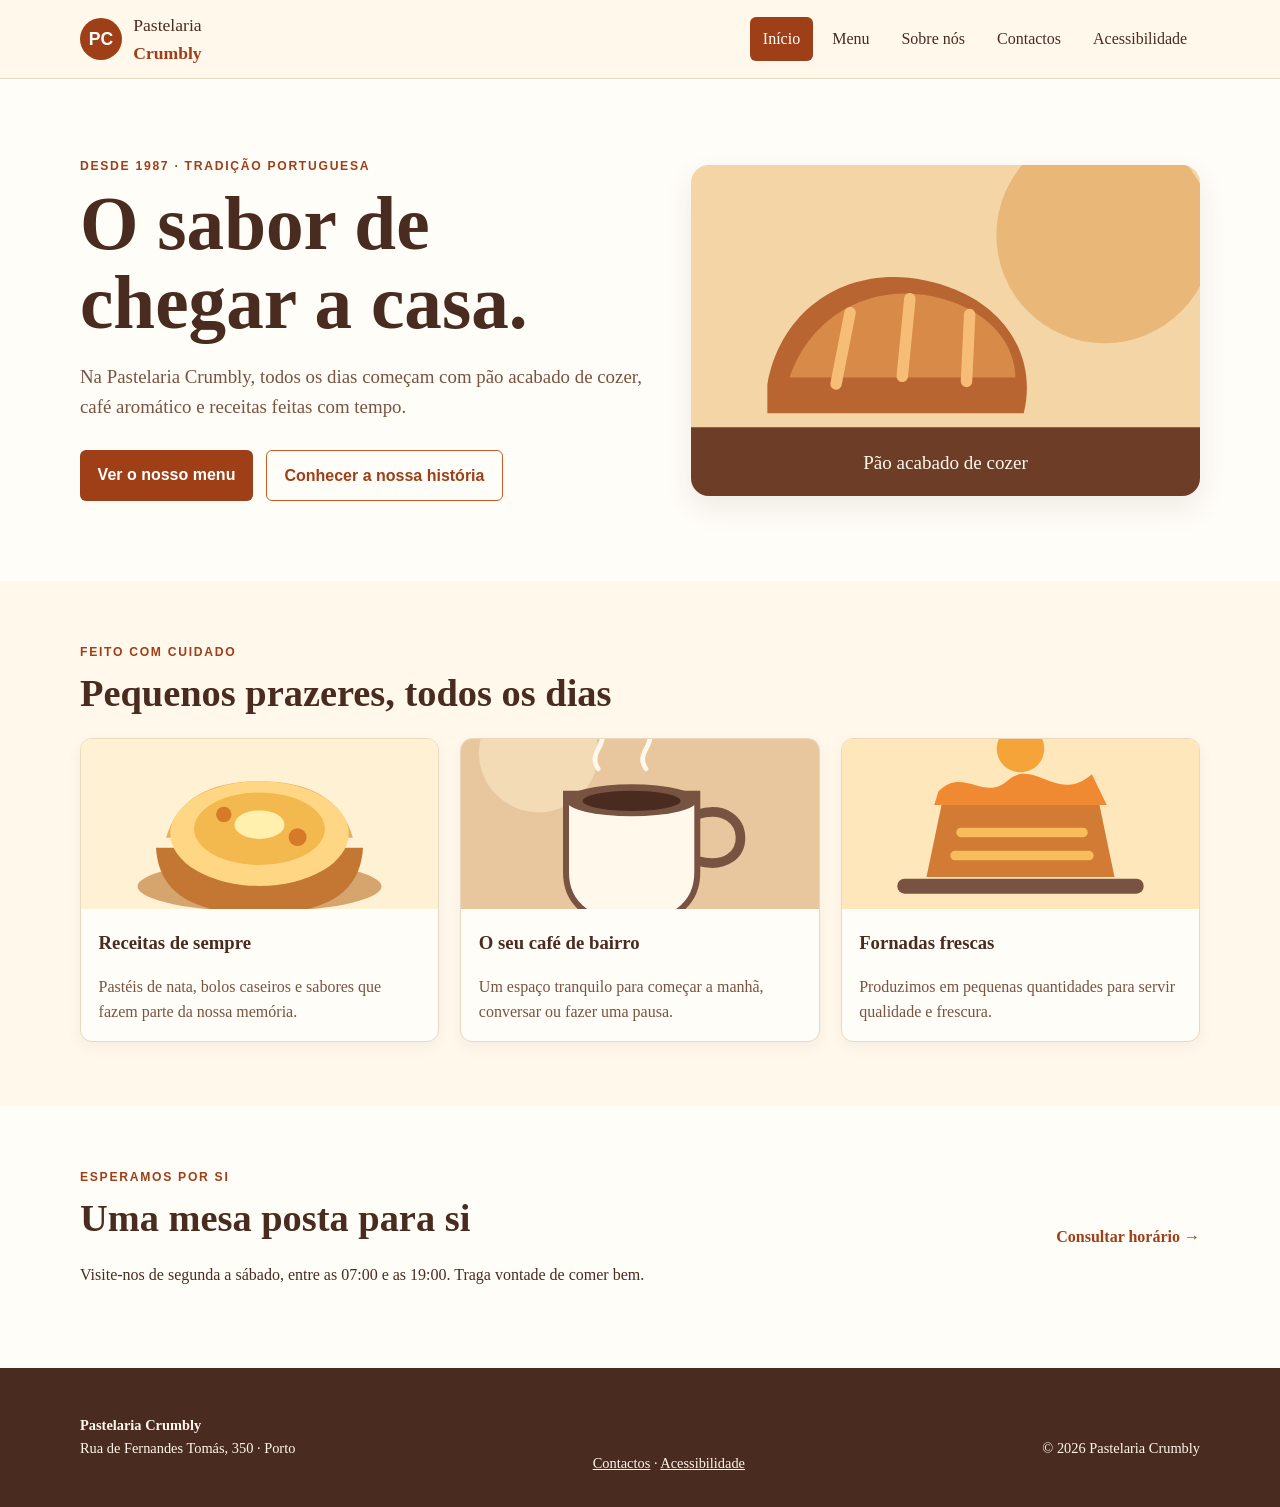
<file: index.html>
<!doctype html>
<html lang="pt-PT">
<head>
  <meta charset="utf-8">
  <meta name="viewport" content="width=device-width, initial-scale=1">
  <meta name="description" content="Pastelaria Crumbly: pão fresco, pastelaria tradicional e café em ambiente acolhedor.">
  <title>Início | Pastelaria Crumbly</title>
  <link rel="stylesheet" href="css/style.css">
</head>
<body>
  <header class="site-header">
    <div class="container header-content">
      <a class="brand" href="index.html" aria-label="Pastelaria Crumbly — página inicial">
        <span class="brand-mark">PC</span><span>Pastelaria <strong>Crumbly</strong></span>
      </a>
      <nav aria-label="Navegação principal">
        <ul class="nav-list">
          <li><a class="active" href="index.html" aria-current="page">Início</a></li>
          <li><a href="menu.html">Menu</a></li>
          <li><a href="sobre.html">Sobre nós</a></li>
          <li><a href="contactos.html">Contactos</a></li>
          <li><a href="acessibilidade.html">Acessibilidade</a></li>
        </ul>
      </nav>
    </div>
  </header>

  <main>
    <section class="hero container" aria-labelledby="titulo-principal">
      <div class="hero-copy">
        <p class="eyebrow">Desde 1987 · Tradição portuguesa</p>
        <h1 id="titulo-principal">O sabor de chegar a casa.</h1>
        <p>Na Pastelaria Crumbly, todos os dias começam com pão acabado de cozer, café aromático e receitas feitas com tempo.</p>
        <div class="button-row"><a class="button" href="menu.html">Ver o nosso menu</a><a class="button button-secondary" href="sobre.html">Conhecer a nossa história</a></div>
      </div>
      <img class="hero-image" src="images/pao-artesanal.svg" alt="Pão artesanal dourado acabado de sair do forno">
    </section>

    <section class="warm-section" aria-labelledby="destaques-titulo">
      <div class="container">
        <p class="eyebrow">Feito com cuidado</p>
        <h2 id="destaques-titulo">Pequenos prazeres, todos os dias</h2>
        <div class="card-grid">
          <article class="card"><img src="images/pastel-de-nata.svg" alt="Pastel de nata com massa estaladiça"><h3>Receitas de sempre</h3><p>Pastéis de nata, bolos caseiros e sabores que fazem parte da nossa memória.</p></article>
          <article class="card"><img src="images/cafe.svg" alt="Chávena de café quente sobre um pires"><h3>O seu café de bairro</h3><p>Um espaço tranquilo para começar a manhã, conversar ou fazer uma pausa.</p></article>
          <article class="card"><img src="images/bolo-caseiro.svg" alt="Fatia de bolo caseiro com cobertura de laranja"><h3>Fornadas frescas</h3><p>Produzimos em pequenas quantidades para servir qualidade e frescura.</p></article>
        </div>
      </div>
    </section>

    <section class="container callout" aria-labelledby="visite-titulo">
      <div><p class="eyebrow">Esperamos por si</p><h2 id="visite-titulo">Uma mesa posta para si</h2><p>Visite-nos de segunda a sábado, entre as 07:00 e as 19:00. Traga vontade de comer bem.</p></div>
      <a class="text-link" href="sobre.html#horario">Consultar horário <span aria-hidden="true">→</span></a>
    </section>
  </main>

  <footer class="site-footer"><div class="container footer-content"><p><strong>Pastelaria Crumbly</strong><br>Rua de Fernandes Tomás, 350 · Porto</p><nav aria-label="Navegação do rodapé"><a href="contactos.html">Contactos</a> · <a href="acessibilidade.html">Acessibilidade</a></nav><p>© 2026 Pastelaria Crumbly</p></div></footer>
</body>
</html>
</file>
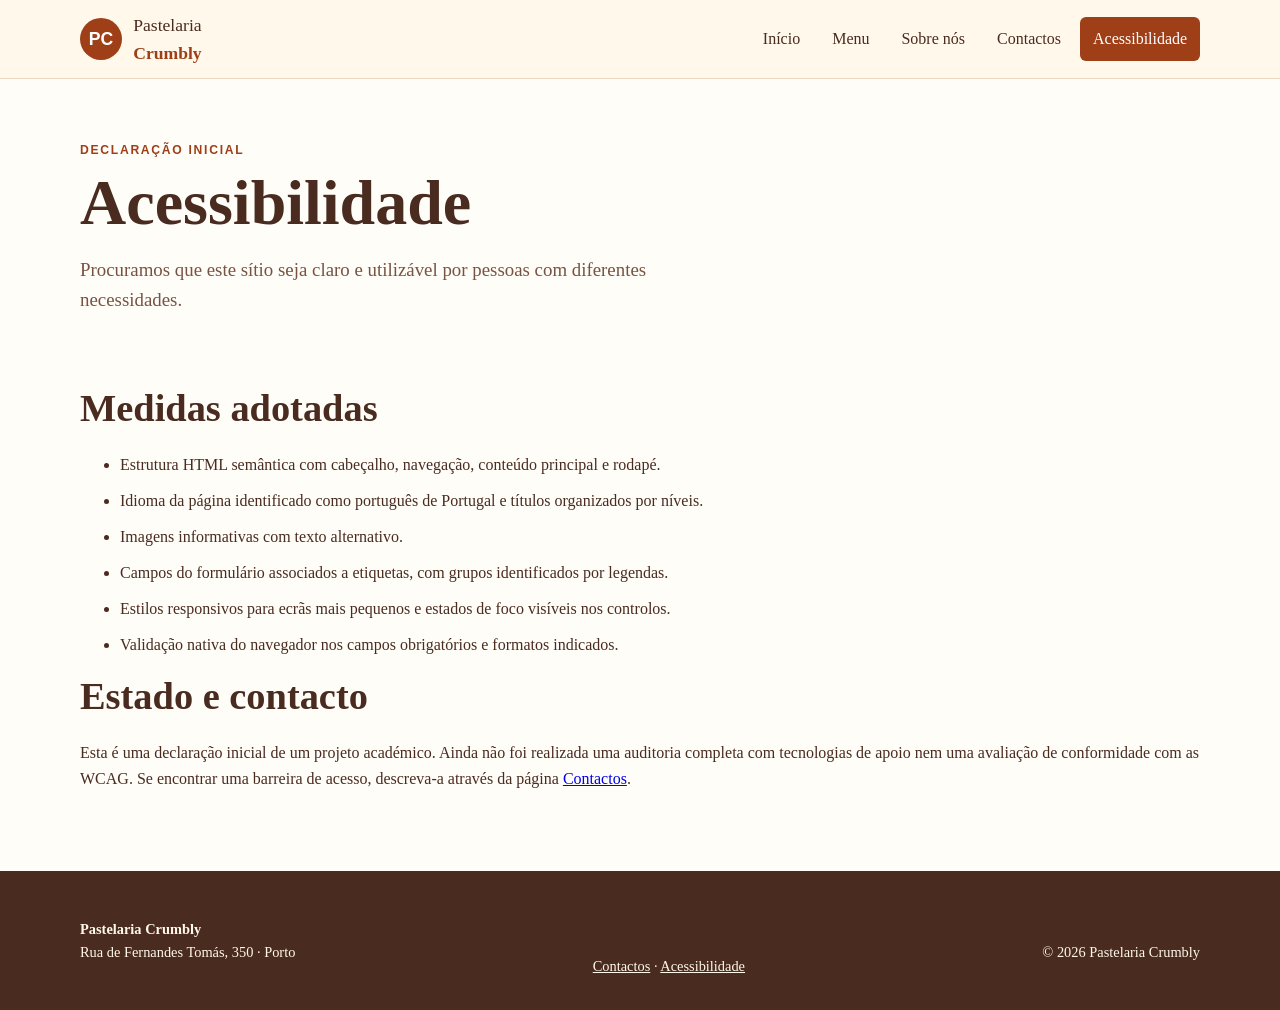
<file: acessibilidade.html>
<!doctype html>
<html lang="pt-PT">
<head>
  <meta charset="utf-8">
  <meta name="viewport" content="width=device-width, initial-scale=1">
  <meta name="description" content="Conheça as medidas iniciais de acessibilidade adotadas no sítio da Pastelaria Crumbly.">
  <title>Acessibilidade | Pastelaria Crumbly</title>
  <link rel="stylesheet" href="css/style.css">
</head>
<body>
  <header class="site-header"><div class="container header-content"><a class="brand" href="index.html" aria-label="Pastelaria Crumbly — página inicial"><span class="brand-mark">PC</span><span>Pastelaria <strong>Crumbly</strong></span></a><nav aria-label="Navegação principal"><ul class="nav-list"><li><a href="index.html">Início</a></li><li><a href="menu.html">Menu</a></li><li><a href="sobre.html">Sobre nós</a></li><li><a href="contactos.html">Contactos</a></li><li><a class="active" href="acessibilidade.html" aria-current="page">Acessibilidade</a></li></ul></nav></div></header>
  <main>
    <section class="page-intro container"><p class="eyebrow">Declaração inicial</p><h1>Acessibilidade</h1><p>Procuramos que este sítio seja claro e utilizável por pessoas com diferentes necessidades.</p></section>
    <section class="container accessibility-content" aria-labelledby="medidas-titulo"><h2 id="medidas-titulo">Medidas adotadas</h2><ul><li>Estrutura HTML semântica com cabeçalho, navegação, conteúdo principal e rodapé.</li><li>Idioma da página identificado como português de Portugal e títulos organizados por níveis.</li><li>Imagens informativas com texto alternativo.</li><li>Campos do formulário associados a etiquetas, com grupos identificados por legendas.</li><li>Estilos responsivos para ecrãs mais pequenos e estados de foco visíveis nos controlos.</li><li>Validação nativa do navegador nos campos obrigatórios e formatos indicados.</li></ul><h2>Estado e contacto</h2><p>Esta é uma declaração inicial de um projeto académico. Ainda não foi realizada uma auditoria completa com tecnologias de apoio nem uma avaliação de conformidade com as WCAG. Se encontrar uma barreira de acesso, descreva-a através da página <a href="contactos.html">Contactos</a>.</p></section>
  </main>
  <footer class="site-footer"><div class="container footer-content"><p><strong>Pastelaria Crumbly</strong><br>Rua de Fernandes Tomás, 350 · Porto</p><nav aria-label="Navegação do rodapé"><a href="contactos.html">Contactos</a> · <a href="acessibilidade.html">Acessibilidade</a></nav><p>© 2026 Pastelaria Crumbly</p></div></footer>
</body>
</html>
</file>
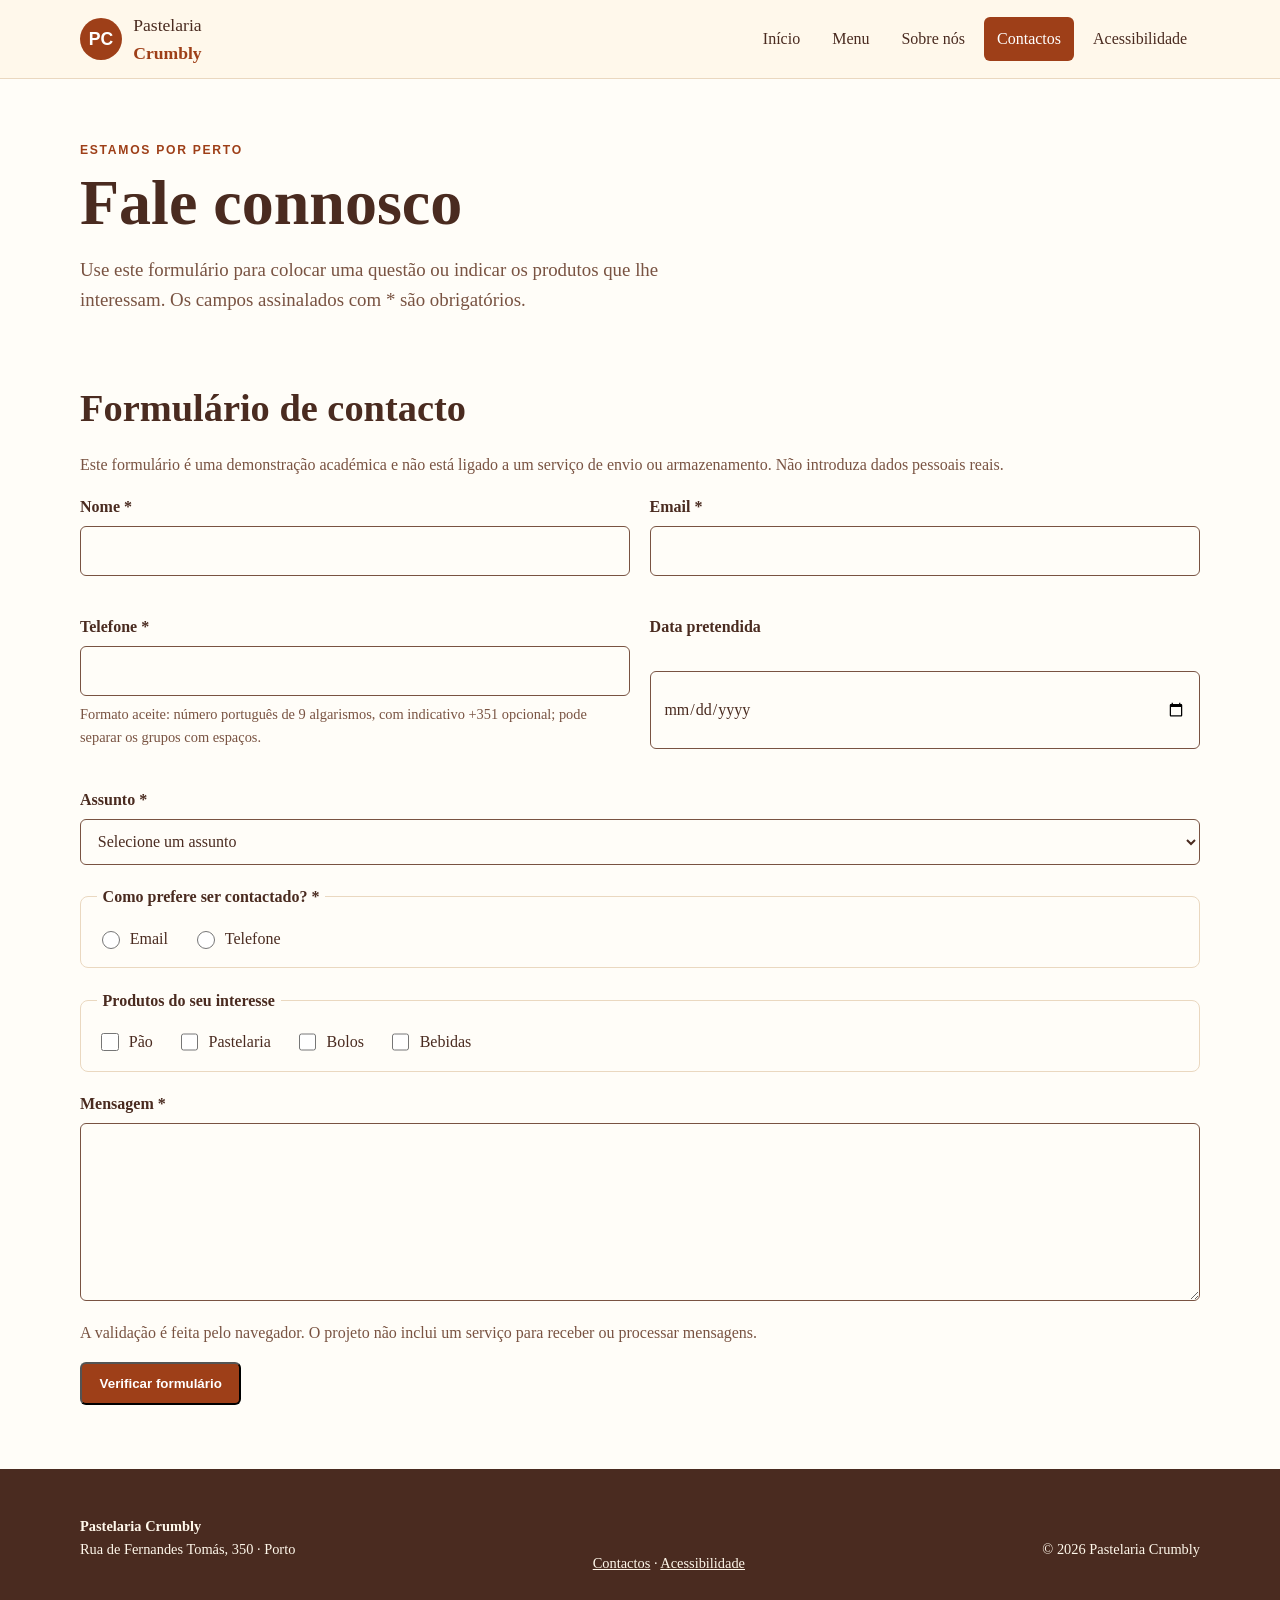
<file: contactos.html>
<!doctype html>
<html lang="pt-PT">
<head>
  <meta charset="utf-8">
  <meta name="viewport" content="width=device-width, initial-scale=1">
  <meta name="description" content="Contacte a Pastelaria Crumbly ou indique os produtos que lhe interessam.">
  <title>Contactos e formulário | Pastelaria Crumbly</title>
  <link rel="stylesheet" href="css/style.css">
</head>
<body>
  <header class="site-header"><div class="container header-content"><a class="brand" href="index.html" aria-label="Pastelaria Crumbly — página inicial"><span class="brand-mark">PC</span><span>Pastelaria <strong>Crumbly</strong></span></a><nav aria-label="Navegação principal"><ul class="nav-list"><li><a href="index.html">Início</a></li><li><a href="menu.html">Menu</a></li><li><a href="sobre.html">Sobre nós</a></li><li><a class="active" href="contactos.html" aria-current="page">Contactos</a></li><li><a href="acessibilidade.html">Acessibilidade</a></li></ul></nav></div></header>
  <main>
    <section class="page-intro container"><p class="eyebrow">Estamos por perto</p><h1>Fale connosco</h1><p>Use este formulário para colocar uma questão ou indicar os produtos que lhe interessam. Os campos assinalados com * são obrigatórios.</p></section>
    <section class="container form-section" aria-labelledby="formulario-titulo">
      <h2 id="formulario-titulo">Formulário de contacto</h2>
      <p>Este formulário é uma demonstração académica e não está ligado a um serviço de envio ou armazenamento. Não introduza dados pessoais reais.</p>
      <form action="contactos.html" method="get">
        <div class="form-grid">
          <div class="form-field"><label for="nome">Nome <span aria-hidden="true">*</span></label><input id="nome" name="nome" type="text" autocomplete="name" required></div>
          <div class="form-field"><label for="email">Email <span aria-hidden="true">*</span></label><input id="email" name="email" type="email" autocomplete="email" required></div>
          <div class="form-field"><label for="telefone">Telefone <span aria-hidden="true">*</span></label><input id="telefone" name="telefone" type="tel" autocomplete="tel" pattern="(?:\+351\s?)?(?:2\d{2}|9\d{2})\s?\d{3}\s?\d{3}" aria-describedby="telefone-ajuda" required><small id="telefone-ajuda">Formato aceite: número português de 9 algarismos, com indicativo +351 opcional; pode separar os grupos com espaços.</small></div>
          <div class="form-field"><label for="data-pretendida">Data pretendida</label><input id="data-pretendida" name="data-pretendida" type="date"></div>
          <div class="form-field form-field-wide"><label for="assunto">Assunto <span aria-hidden="true">*</span></label><select id="assunto" name="assunto" required><option value="">Selecione um assunto</option><option value="produtos">Informação sobre produtos</option><option value="encomenda">Encomenda ou evento</option><option value="outro">Outro assunto</option></select></div>
        </div>
        <fieldset><legend>Como prefere ser contactado? <span aria-hidden="true">*</span></legend><div class="choice-list"><label><input type="radio" name="preferencia" value="email" required> Email</label><label><input type="radio" name="preferencia" value="telefone"> Telefone</label></div></fieldset>
        <fieldset><legend>Produtos do seu interesse</legend><div class="choice-list"><label><input type="checkbox" name="produtos" value="pao"> Pão</label><label><input type="checkbox" name="produtos" value="pastelaria"> Pastelaria</label><label><input type="checkbox" name="produtos" value="bolos"> Bolos</label><label><input type="checkbox" name="produtos" value="bebidas"> Bebidas</label></div></fieldset>
        <div class="form-field"><label for="mensagem">Mensagem <span aria-hidden="true">*</span></label><textarea id="mensagem" name="mensagem" rows="6" required></textarea></div>
        <p class="form-note">A validação é feita pelo navegador. O projeto não inclui um serviço para receber ou processar mensagens.</p>
        <button class="button" type="submit">Verificar formulário</button>
      </form>
    </section>
  </main>
  <footer class="site-footer"><div class="container footer-content"><p><strong>Pastelaria Crumbly</strong><br>Rua de Fernandes Tomás, 350 · Porto</p><nav aria-label="Navegação do rodapé"><a href="contactos.html">Contactos</a> · <a href="acessibilidade.html">Acessibilidade</a></nav><p>© 2026 Pastelaria Crumbly</p></div></footer>
</body>
</html>
</file>
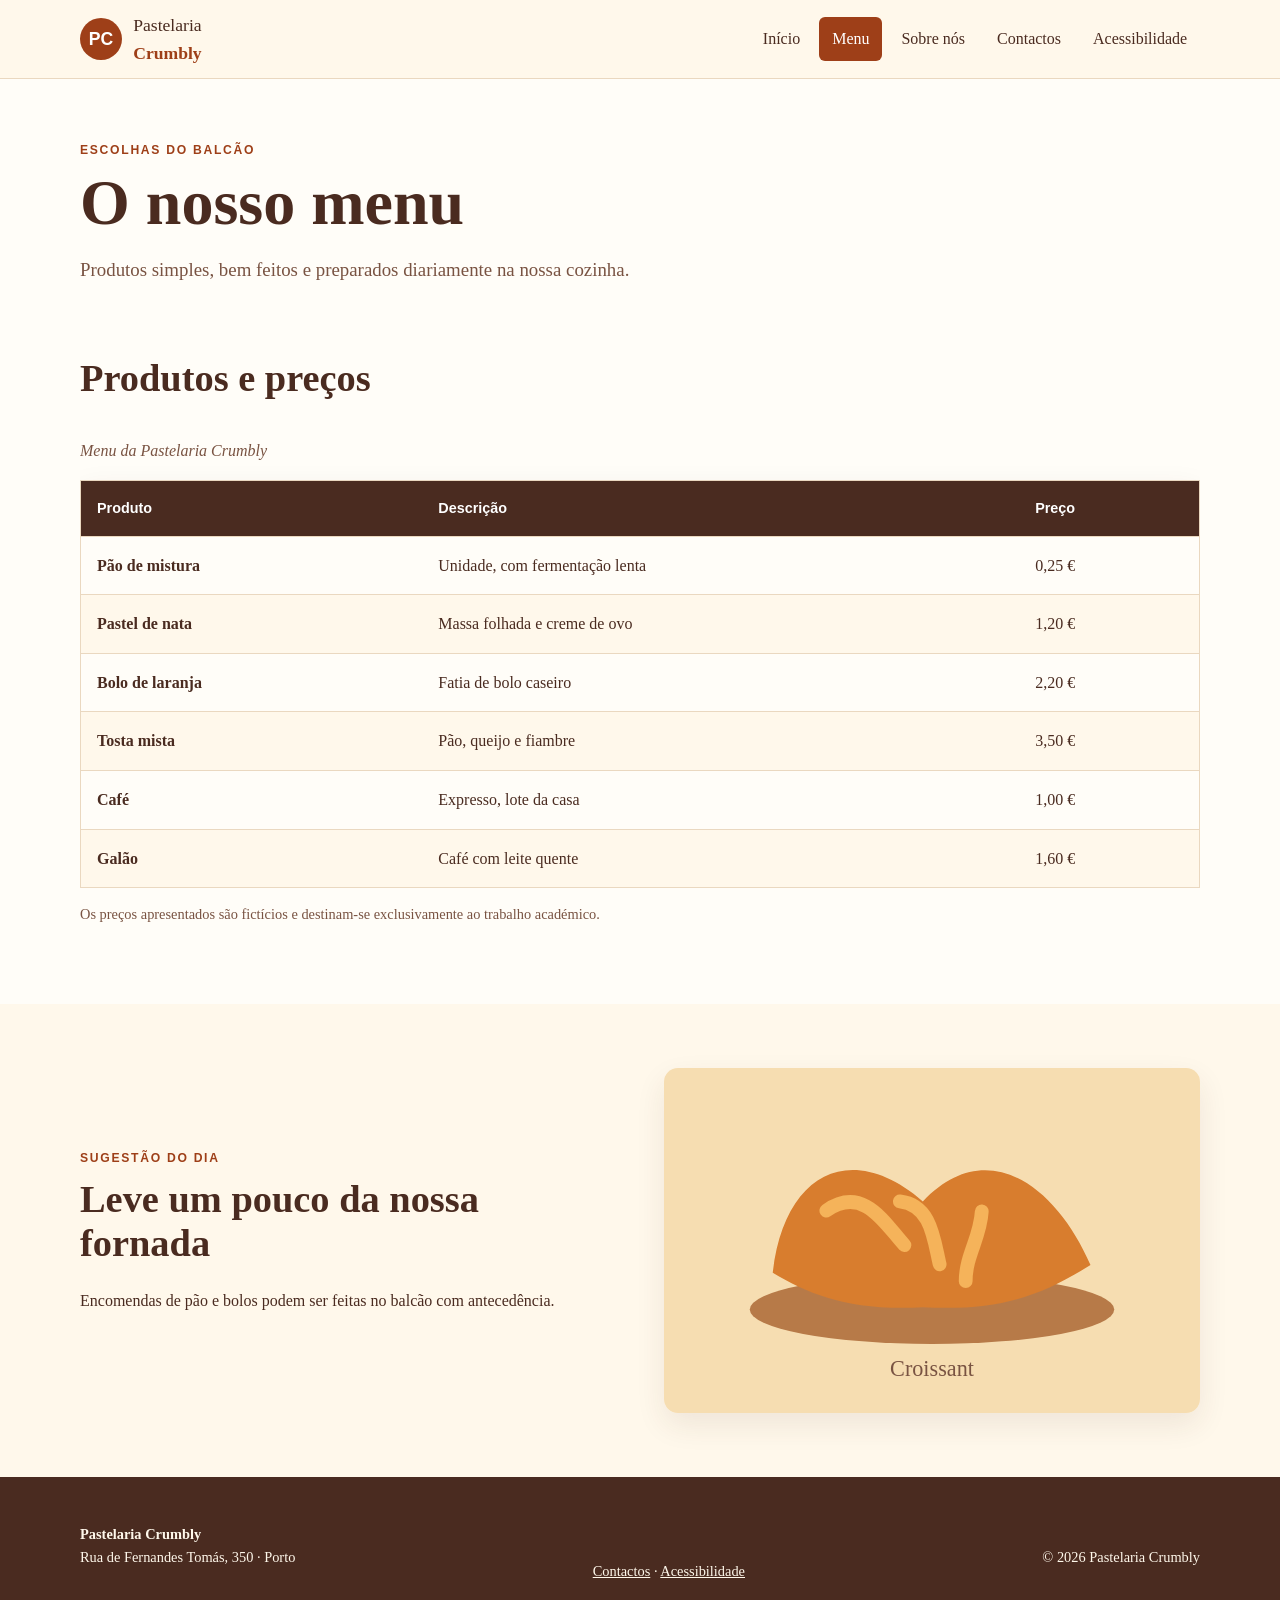
<file: menu.html>
<!doctype html>
<html lang="pt-PT">
<head>
  <meta charset="utf-8">
  <meta name="viewport" content="width=device-width, initial-scale=1">
  <meta name="description" content="Consulte o menu da Pastelaria Crumbly, com pão, pastelaria, bebidas e preços.">
  <title>Menu | Pastelaria Crumbly</title>
  <link rel="stylesheet" href="css/style.css">
</head>
<body>
  <header class="site-header"><div class="container header-content"><a class="brand" href="index.html" aria-label="Pastelaria Crumbly — página inicial"><span class="brand-mark">PC</span><span>Pastelaria <strong>Crumbly</strong></span></a><nav aria-label="Navegação principal"><ul class="nav-list"><li><a href="index.html">Início</a></li><li><a class="active" href="menu.html" aria-current="page">Menu</a></li><li><a href="sobre.html">Sobre nós</a></li><li><a href="contactos.html">Contactos</a></li><li><a href="acessibilidade.html">Acessibilidade</a></li></ul></nav></div></header>
  <main>
    <section class="page-intro container"><p class="eyebrow">Escolhas do balcão</p><h1>O nosso menu</h1><p>Produtos simples, bem feitos e preparados diariamente na nossa cozinha.</p></section>
    <section class="container menu-section" aria-labelledby="menu-titulo"><h2 id="menu-titulo">Produtos e preços</h2><div class="table-wrapper"><table><caption>Menu da Pastelaria Crumbly</caption><thead><tr><th scope="col">Produto</th><th scope="col">Descrição</th><th scope="col">Preço</th></tr></thead><tbody><tr><th scope="row">Pão de mistura</th><td>Unidade, com fermentação lenta</td><td>0,25 €</td></tr><tr><th scope="row">Pastel de nata</th><td>Massa folhada e creme de ovo</td><td>1,20 €</td></tr><tr><th scope="row">Bolo de laranja</th><td>Fatia de bolo caseiro</td><td>2,20 €</td></tr><tr><th scope="row">Tosta mista</th><td>Pão, queijo e fiambre</td><td>3,50 €</td></tr><tr><th scope="row">Café</th><td>Expresso, lote da casa</td><td>1,00 €</td></tr><tr><th scope="row">Galão</th><td>Café com leite quente</td><td>1,60 €</td></tr></tbody></table></div><p class="note">Os preços apresentados são fictícios e destinam-se exclusivamente ao trabalho académico.</p></section>
    <section class="warm-section"><div class="container two-columns"><div><p class="eyebrow">Sugestão do dia</p><h2>Leve um pouco da nossa fornada</h2><p>Encomendas de pão e bolos podem ser feitas no balcão com antecedência.</p></div><img class="section-image" src="images/croissant.svg" alt="Croissant dourado numa travessa de cerâmica"></div></section>
  </main>
  <footer class="site-footer"><div class="container footer-content"><p><strong>Pastelaria Crumbly</strong><br>Rua de Fernandes Tomás, 350 · Porto</p><nav aria-label="Navegação do rodapé"><a href="contactos.html">Contactos</a> · <a href="acessibilidade.html">Acessibilidade</a></nav><p>© 2026 Pastelaria Crumbly</p></div></footer>
</body>
</html>
</file>
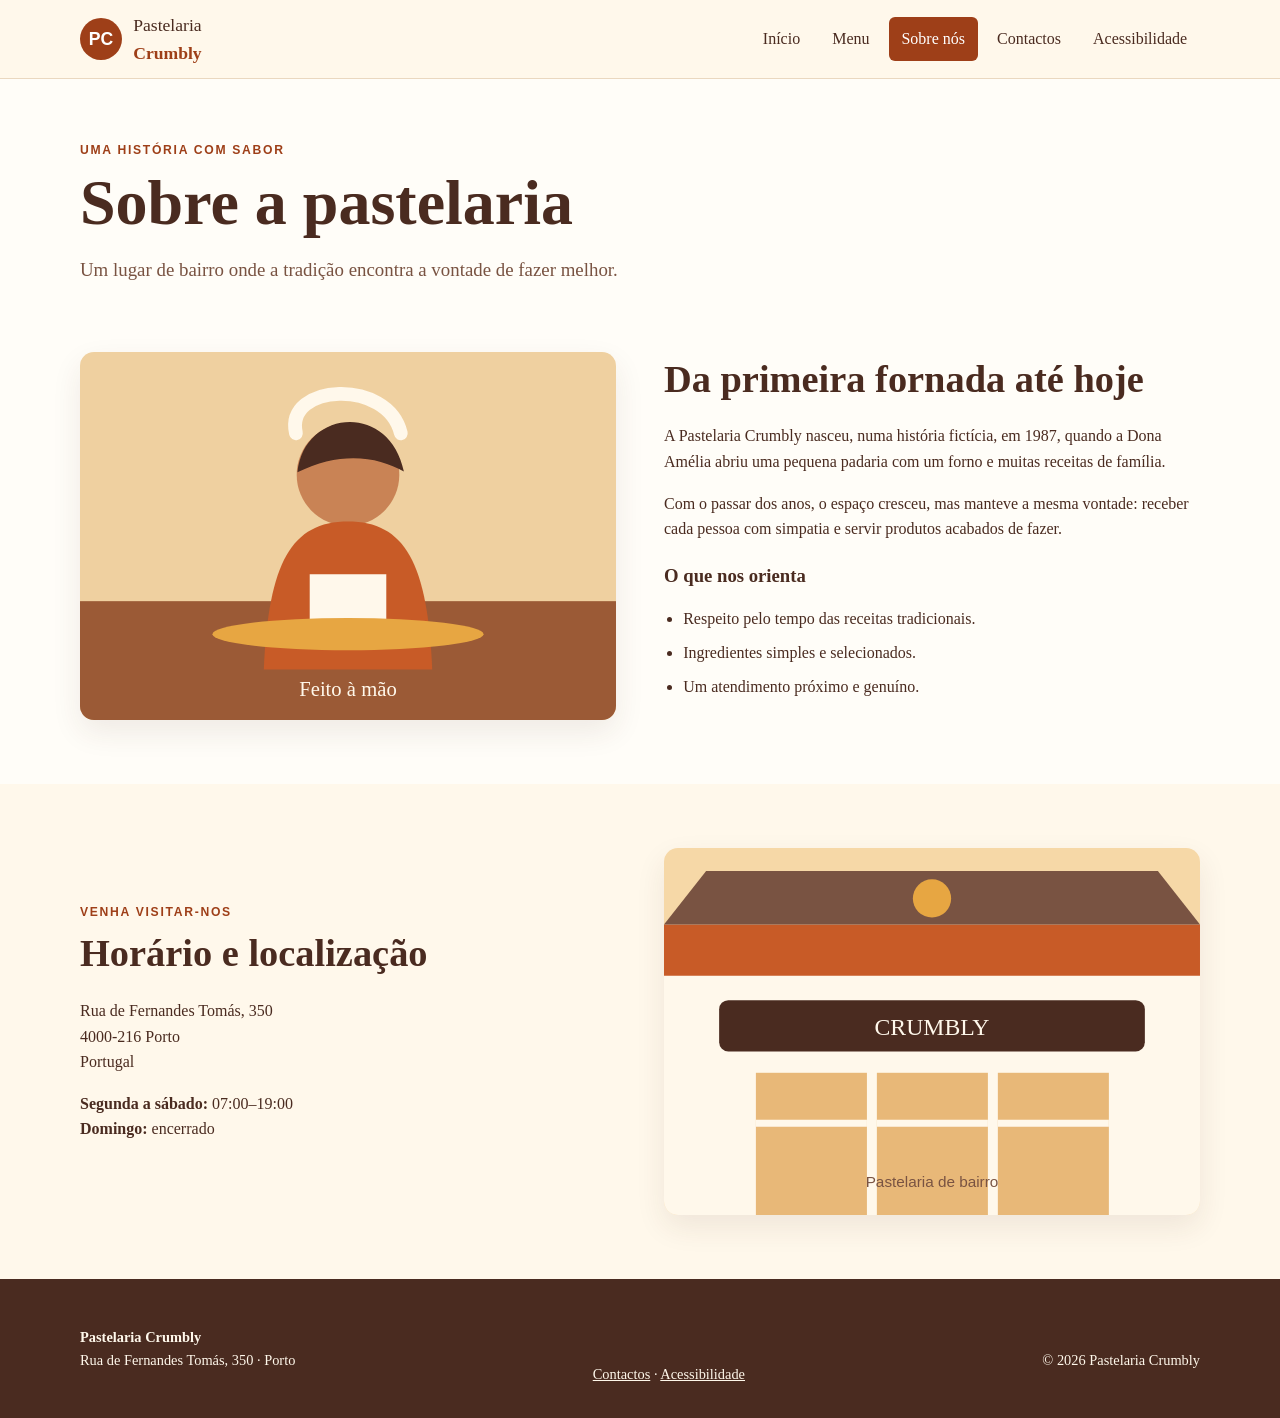
<file: sobre.html>
<!doctype html>
<html lang="pt-PT">
<head>
  <meta charset="utf-8">
  <meta name="viewport" content="width=device-width, initial-scale=1">
  <meta name="description" content="Conheça a história fictícia e os valores da Pastelaria Crumbly.">
  <title>Sobre nós | Pastelaria Crumbly</title>
  <link rel="stylesheet" href="css/style.css">
</head>
<body>
  <header class="site-header"><div class="container header-content"><a class="brand" href="index.html" aria-label="Pastelaria Crumbly — página inicial"><span class="brand-mark">PC</span><span>Pastelaria <strong>Crumbly</strong></span></a><nav aria-label="Navegação principal"><ul class="nav-list"><li><a href="index.html">Início</a></li><li><a href="menu.html">Menu</a></li><li><a class="active" href="sobre.html" aria-current="page">Sobre nós</a></li><li><a href="contactos.html">Contactos</a></li><li><a href="acessibilidade.html">Acessibilidade</a></li></ul></nav></div></header>
  <main>
    <section class="page-intro container"><p class="eyebrow">Uma história com sabor</p><h1>Sobre a pastelaria</h1><p>Um lugar de bairro onde a tradição encontra a vontade de fazer melhor.</p></section>
    <section class="container story two-columns" aria-labelledby="historia-titulo"><img class="section-image" src="images/equipa-padaria.svg" alt="Padeira a preparar pão numa bancada de madeira"><div><h2 id="historia-titulo">Da primeira fornada até hoje</h2><p>A Pastelaria Crumbly nasceu, numa história fictícia, em 1987, quando a Dona Amélia abriu uma pequena padaria com um forno e muitas receitas de família.</p><p>Com o passar dos anos, o espaço cresceu, mas manteve a mesma vontade: receber cada pessoa com simpatia e servir produtos acabados de fazer.</p><h3>O que nos orienta</h3><ul class="values-list"><li>Respeito pelo tempo das receitas tradicionais.</li><li>Ingredientes simples e selecionados.</li><li>Um atendimento próximo e genuíno.</li></ul></div></section>
    <section class="warm-section" id="horario" aria-labelledby="horario-titulo"><div class="container two-columns"><div><p class="eyebrow">Venha visitar-nos</p><h2 id="horario-titulo">Horário e localização</h2><address>Rua de Fernandes Tomás, 350<br>4000-216 Porto<br>Portugal</address><p><strong>Segunda a sábado:</strong> 07:00–19:00<br><strong>Domingo:</strong> encerrado</p></div><img class="section-image" src="images/fachada.svg" alt="Fachada acolhedora da Pastelaria Crumbly"></div></section>
  </main>
  <footer class="site-footer"><div class="container footer-content"><p><strong>Pastelaria Crumbly</strong><br>Rua de Fernandes Tomás, 350 · Porto</p><nav aria-label="Navegação do rodapé"><a href="contactos.html">Contactos</a> · <a href="acessibilidade.html">Acessibilidade</a></nav><p>© 2026 Pastelaria Crumbly</p></div></footer>
</body>
</html>
</file>
<file: css/style.css>
:root{--cream:#fff8eb;--paper:#fffdf8;--brown:#4a2b20;--brown-light:#795342;--orange:#c85b27;--orange-dark:#9e3f18;--gold:#e7a642;--line:#ead8c0;--shadow:0 12px 30px rgba(74,43,32,.09)}
*{box-sizing:border-box}html{scroll-behavior:smooth}body{margin:0;background:var(--paper);color:var(--brown);font-family:Georgia,'Times New Roman',serif;line-height:1.6}img{display:block;max-width:100%;height:auto}.container{width:min(1120px,calc(100% - 2rem));margin-inline:auto}.site-header{background:var(--cream);border-bottom:1px solid var(--line)}.header-content,.footer-content{display:flex;align-items:center;justify-content:space-between;gap:1rem}.header-content{min-height:78px}.brand{display:flex;align-items:center;gap:.7rem;color:var(--brown);text-decoration:none;font-size:1.1rem}.brand strong{display:block;color:var(--orange-dark)}.brand-mark{display:grid;place-items:center;width:42px;height:42px;border-radius:50%;background:var(--orange-dark);color:#fff;font-weight:bold;font-family:Arial,sans-serif}.nav-list{display:flex;gap:.4rem;list-style:none;margin:0;padding:0}.nav-list a{display:block;padding:.55rem .8rem;color:var(--brown);text-decoration:none;border-radius:6px}.nav-list a:hover,.nav-list a.active{background:var(--orange-dark);color:#fff}.hero{display:grid;grid-template-columns:1.05fr .95fr;gap:3rem;align-items:center;padding-block:5rem}.eyebrow{margin:0 0 .65rem;color:var(--orange-dark);font:700 .76rem/1.3 Arial,sans-serif;letter-spacing:.14em;text-transform:uppercase}.hero h1,.page-intro h1{max-width:650px;margin:0 0 1rem;font-size:clamp(2.4rem,6vw,4.7rem);line-height:1.05}.hero p:not(.eyebrow),.page-intro>p:last-child{font-size:1.18rem;color:var(--brown-light);max-width:620px}.hero-image{width:100%;border-radius:18px;box-shadow:var(--shadow)}.button-row{display:flex;flex-wrap:wrap;gap:.8rem;margin-top:1.7rem}.button{display:inline-block;padding:.75rem 1.1rem;background:var(--orange-dark);color:#fff;border-radius:6px;text-decoration:none;font-family:Arial,sans-serif;font-weight:bold}.button:hover{background:var(--orange-dark)}.button-secondary{background:transparent;color:var(--orange-dark);border:1px solid var(--orange)}.warm-section{padding-block:4rem;background:var(--cream)}h2{font-size:clamp(1.8rem,3vw,2.6rem);line-height:1.15;margin:.2rem 0 1.4rem}h3{margin-bottom:.35rem}.card-grid{display:grid;grid-template-columns:repeat(3,1fr);gap:1.3rem}.card{background:var(--paper);border:1px solid var(--line);border-radius:12px;overflow:hidden;box-shadow:0 5px 16px rgba(74,43,32,.05)}.card img{width:100%;height:170px;object-fit:cover}.card h3,.card p{margin-inline:1.1rem}.card p{color:var(--brown-light)}.callout{display:flex;align-items:center;justify-content:space-between;gap:2rem;padding-block:4rem}.text-link{color:var(--orange-dark);font-weight:bold;text-decoration:none;white-space:nowrap}.text-link:hover{text-decoration:underline}.site-footer{padding-block:2rem;background:var(--brown);color:var(--cream);font-size:.9rem}.footer-content{align-items:flex-end}.page-intro{padding-block:4rem 3rem}.page-intro h1{font-size:clamp(2.5rem,6vw,4rem)}.menu-section{padding-bottom:4rem}.table-wrapper{overflow-x:auto}table{width:100%;border-collapse:collapse;background:var(--paper);border:1px solid var(--line);box-shadow:var(--shadow)}caption{text-align:left;padding:1rem 0;color:var(--brown-light);font-style:italic}th,td{padding:1rem;text-align:left;border-bottom:1px solid var(--line)}thead{background:var(--brown);color:#fff}thead th{font-family:Arial,sans-serif;font-size:.9rem}tbody th{font-weight:bold}tbody tr:last-child th,tbody tr:last-child td{border-bottom:0}tbody tr:nth-child(even){background:var(--cream)}.note{color:var(--brown-light);font-size:.9rem}.two-columns{display:grid;grid-template-columns:1fr 1fr;gap:3rem;align-items:center}.section-image{width:100%;border-radius:14px;box-shadow:var(--shadow)}.story{padding-bottom:4rem}.story h2{margin-top:0}.values-list{padding-left:1.2rem}.values-list li{margin-bottom:.5rem}address{font-style:normal;margin:1rem 0}.warm-section .two-columns{min-height:260px}
@media(max-width:700px){.header-content{align-items:flex-start;flex-direction:column;padding-block:1rem}.nav-list{display:grid;grid-template-columns:repeat(2,minmax(0,1fr));width:100%;gap:.25rem}.nav-list a{padding:.45rem .55rem;font-size:.92rem}.hero{grid-template-columns:1fr;padding-block:3rem;gap:2rem}.hero-image{order:-1}.card-grid,.two-columns{grid-template-columns:1fr}.card-grid{gap:1rem}.callout,.footer-content{align-items:flex-start;flex-direction:column}.callout{padding-block:3rem}.page-intro{padding-block:3rem 2rem}.warm-section{padding-block:3rem}th,td{padding:.75rem;font-size:.94rem}.brand{font-size:1rem}}

/* Formulários e foco visível */
:focus-visible{outline:3px solid var(--orange-dark);outline-offset:3px}
.site-footer a:focus-visible{outline-color:var(--gold)}
.site-footer a{color:var(--cream)}
.form-section,.accessibility-content{padding-bottom:4rem}
.form-section>p,.form-note{color:var(--brown-light)}
.form-grid{display:grid;grid-template-columns:repeat(2,minmax(0,1fr));gap:1.2rem}
.form-field{display:grid;gap:.4rem;margin-bottom:1.2rem}
.form-field-wide{grid-column:1/-1}
.form-field label,fieldset legend{font-weight:bold}
.form-field input,.form-field select,.form-field textarea{width:100%;min-height:46px;padding:.7rem .8rem;border:1px solid var(--brown-light);border-radius:6px;background:var(--paper);color:var(--brown);font:inherit}
.form-field textarea{resize:vertical}
.form-field small{color:var(--brown-light);font-size:.9rem}
fieldset{margin:0 0 1.2rem;padding:1rem;border:1px solid var(--line);border-radius:8px}
fieldset legend{padding-inline:.35rem}
.choice-list{display:flex;flex-wrap:wrap;gap:.8rem 1.5rem}
.choice-list label{display:inline-flex;align-items:center;gap:.45rem}
.choice-list input{width:1.1rem;height:1.1rem;accent-color:var(--orange-dark)}
.accessibility-content li{margin-bottom:.65rem}
@media(max-width:700px){.form-grid{grid-template-columns:1fr}.form-field-wide{grid-column:auto}.form-section,.accessibility-content{padding-bottom:3rem}}
</file>
